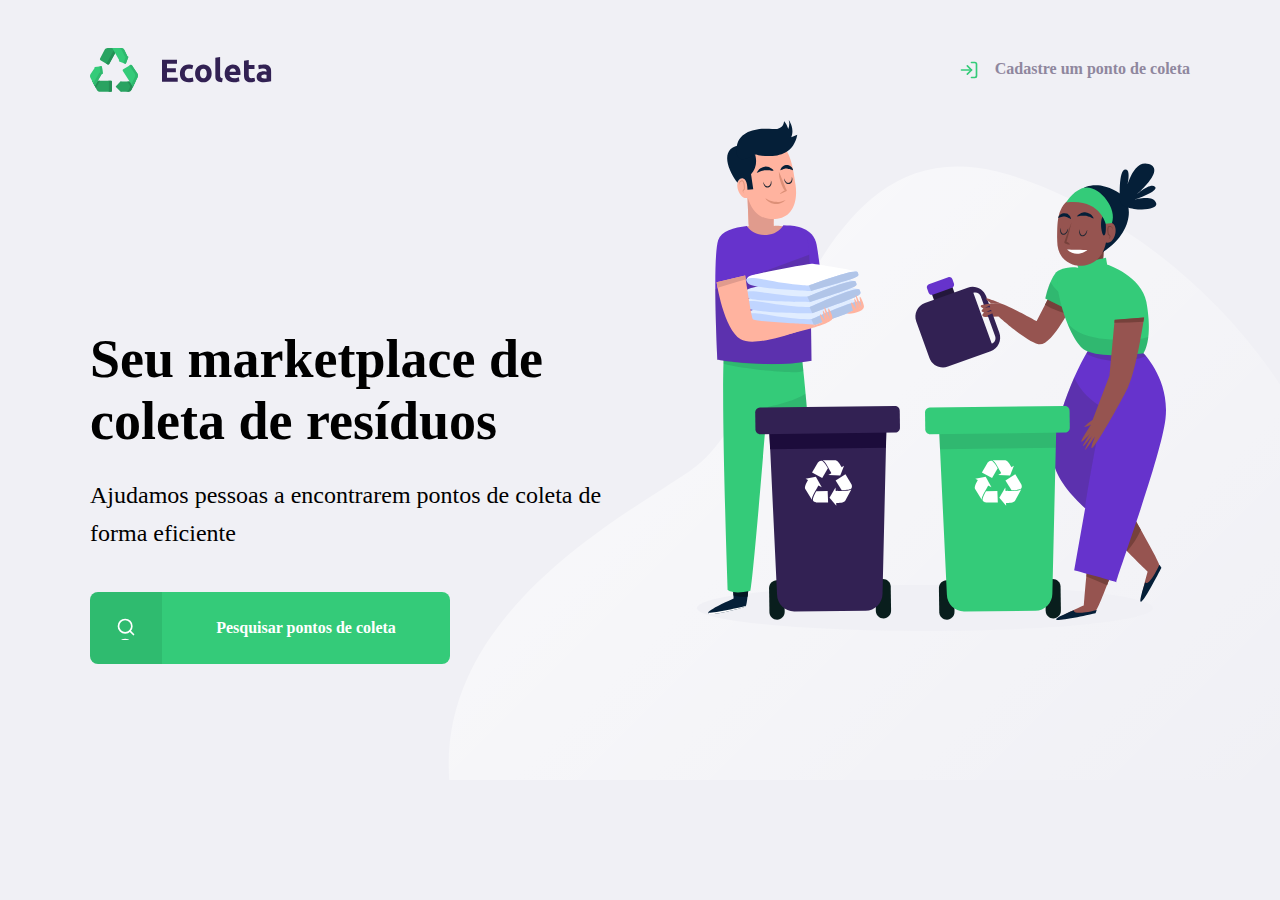
<file: index.html>
<!DOCTYPE html>
<html lang="en">
<head>
    <meta charset="UTF-8">
    <meta name="viewport" content="width=device-width, initial-scale=1.0">
    <title>Document</title>
    <link rel="stylesheet" href="/styles/main.css">
    <link rel="stylesheet" href="styles/home.css">
    <link rel="stylesheet" href="/styles/responsive.css">
</head>
<body>
    <div id="page-home">
        
        <div class="content">
            
            <header>
                <img src="/assets/logo.svg" alt="Logomarca">
                <a href="http://google.com.br">
                    <span></span>
                    Cadastre um ponto de coleta
                </a>
            </header>

            <main>
                <h1>Seu marketplace de coleta de resíduos</h1>

                <p>Ajudamos pessoas a encontrarem pontos de coleta de forma eficiente</p>

                <a href="#"><span></span> <strong>Pesquisar pontos de coleta</strong></a>


            </main>
       
        </div>
    
    </div>
</body>
</html>
</file>
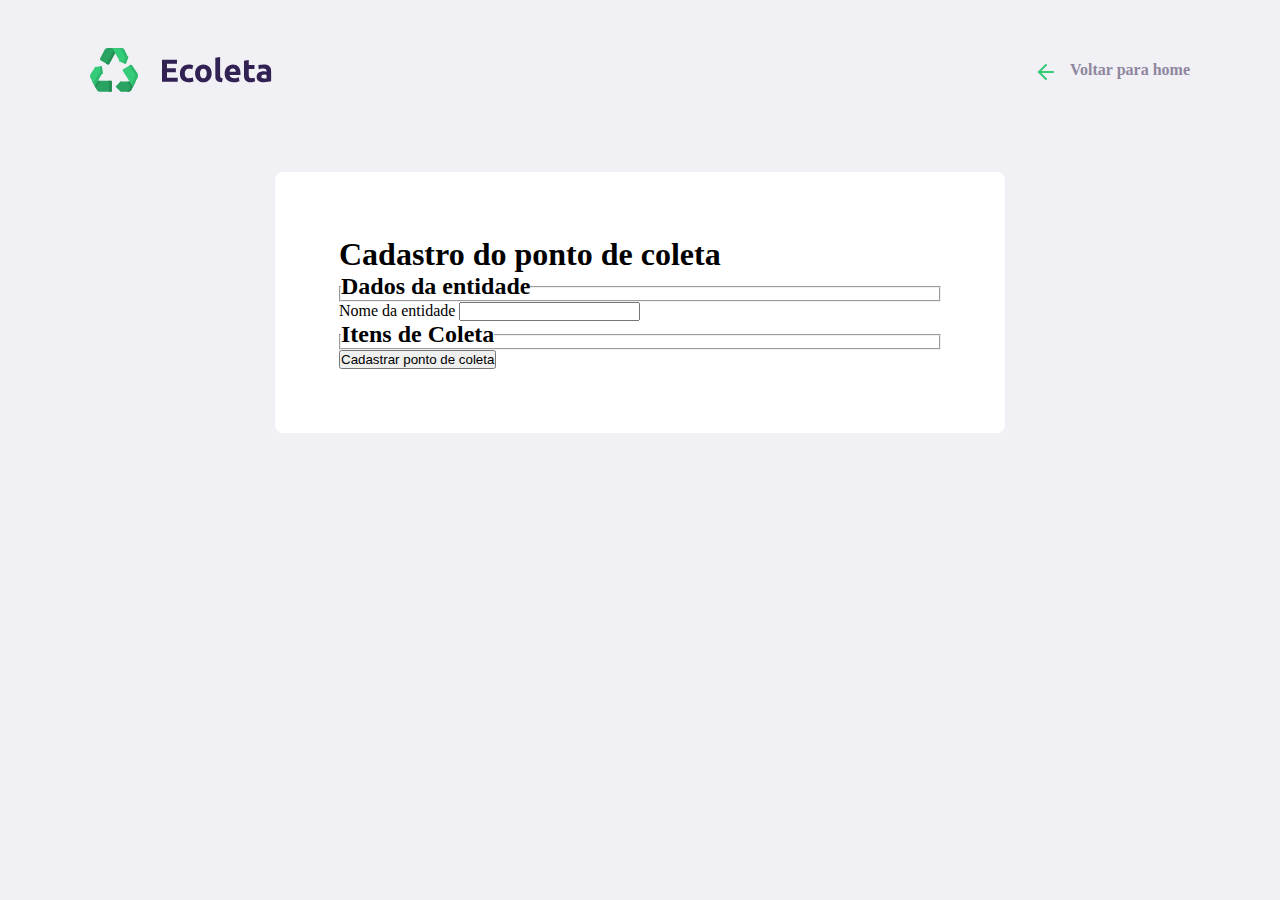
<file: create-point.html>
<!DOCTYPE html>
<html lang="en">
<head>
    <meta charset="UTF-8">
    <meta name="viewport" content="width=device-width, initial-scale=1.0">
    <title>Criar um ponto de coleta</title>
    <link rel="stylesheet" href="/styles/main.css">
    <link rel="stylesheet" href="/styles/create-point.css">

    <link rel="stylesheet" href="/styles/responsive.css">
</head>
<body>
    <div id="page-create-point">
        
        
            
            <header>
                <img src="/assets/logo.svg" alt="Logomarca">
                <a href="http://google.com.br">
                    <span></span>
                    Voltar para home
                </a>
            </header>

            <form action="">
                <h1>Cadastro do ponto de coleta</h1>
                <fieldset>
                    <legend><h2>Dados da entidade</h2></legend>
                </fieldset>
                
                <div class="field">
                    <label for="">Nome da entidade</label>
                    <input type="text" name="name">
                </div>
                
                <fieldset>
                    <legend><h2>Itens de Coleta</h2></legend>
                </fieldset>
                <button type="submit">Cadastrar ponto de coleta

                </button>
            
            </form>


    
    </div>
</body>
</html>
</file>
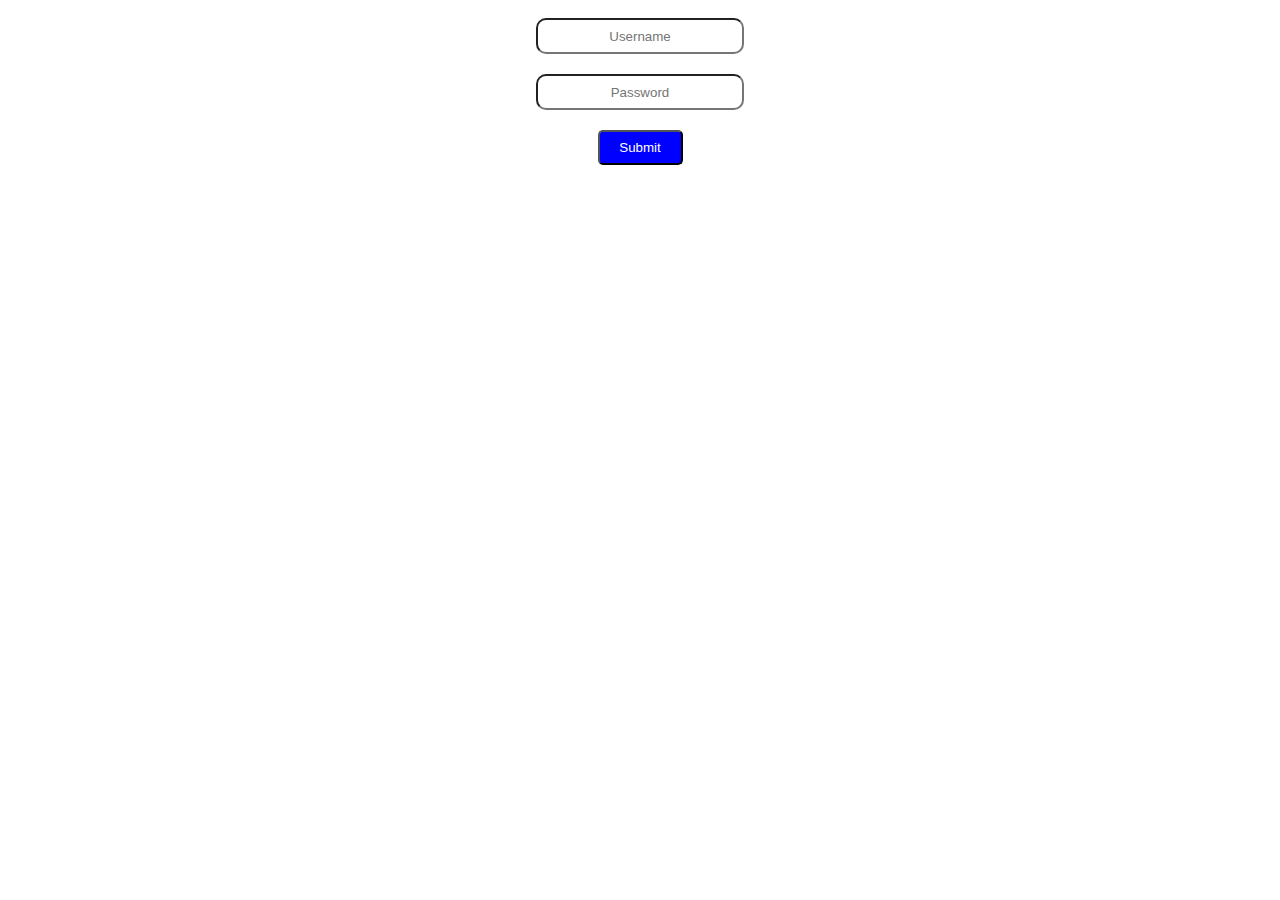
<file: text.html>
<!DOCTYPE html>
<html lang="en">
<head>
    <meta charset="UTF-8">
    <meta name="viewport" content="width=device-width, initial-scale=1.0">
    <title>Document</title>
    <style>
        form {
            display: flex;
            flex-direction: column;
            width: 400px;
            align-items: center;
            margin:auto
        }
        input {
            width: 200px;
            height: 30px;
            border-radius: 10px;
            margin: 10px;
            text-align: center;
        }
        .submit {
            background-color: blue;
            color: white;
            padding: 6px 12px;
            height: 35px;
            width: 85px;
            border-radius: 5px;
            text-align: center;
        
        }
    </style>
</head>
<body>
    <form>
        <input class="text" type="text" name="username" Placeholder="Username">
        <input class="text" type="text" name="password" Placeholder="Password">
        <input class="submit" type="submit">
    </form>
</body>
</html>
</file>
<file: styles/main.css>
/*body --> #page-home --> .content --> header(img,a,span) e main (h1, p, a)*/
:root {
    --title-color: #8f879e;
    --primary-color: #34cb79;
}

* {
    margin: 0;
    padding: 0;
    box-sizing: border-box;

}

body {
    background: #f0f0f5;
}
a {
    text-decoration: none;
}
</file>
<file: styles/home.css>
#page-home {
    height: 100vh;

    background: url('../assets/home-background.svg') no-repeat;
    background-position: 35vw;
}
#page-home .content {
    width: 90%;
    max-width: 1100px;
    height: 100%;
    
    margin: 0 auto;
    
    display: flex;
    flex-direction: column;
}

#page-home header {
    margin-top: 48px;
    
    display: flex;
    align-items: center;
    justify-content: space-between;
}

#page-home header a {
    display: flex;
    
    color: var(--title-color);
    font-weight: 700;
}

#page-home header a span {
    margin-right: 16px;
    display: flex;
    
    background-image: url('../assets/log-in.svg');
    
    width: 20px;
    height: 20px;
}

#page-home main{
    max-width: 560px;

    flex: 1;
    
    display: flex;
    flex-direction: column;
    justify-content: center;
}

#page-home main h1 {
    font-size: 54px;
}

#page-home main p {
    font-size: 24px;
    line-height: 38px;
    margin-top: 24px;
}

#page-home main a {
    width: 100%;
    max-width: 360px;
    height: 72px;
    border-radius: 8px;
    background-color: var(--primary-color);
    display: flex;
    margin-top: 40px;
    align-items: center;
    transition: 400ms;
    
}

#page-home main a:hover {
    background-color: #2fb86e;
}

#page-home main a span {
    width: 72px;
    height: 72px;
    border-top-left-radius: 8px;
    border-bottom-left-radius: 8px;
    display: flex;
    justify-content: center;
    align-items: center;
    
    background-color: rgba(0, 0, 0, 0.08);
}
/*pseudoelento para a lupa*/
#page-home main a span::after {
    content: "";
    background-image: url('../assets/search.svg');
    height: 23px;
    width: 20px;
}
/* alinhamento do texto e preenchimento*/
#page-home main a strong {
    color: white;
    flex: 1;
    text-align: center;
}
</file>
<file: styles/responsive.css>
/*configuração para telas com até 900px de largura*/
@media (max-width: 900px) {
    #page-home {
        background-position-x: 70vw;
    }
    #page-home .content {
        align-items: center;
        text-align: center; 
    }
    #page-home header a {
        position: absolute;
        bottom: 48px;
        left: 50%;
        transform: translate(-50%);
    }
    #page-home main {
        align-items: center;
    }
}

@media (min-width: 1700px) {
    #page-home {
        background-position-x: 40vw;
    }
}
@media (max-height: 760px) {
    #page-home {
        background-position-y: 200px ;
    }
}
</file>
<file: styles/create-point.css>
#page-create-point {
    width: 90%;
    max-width: 1100px;
    margin: 0 auto;
}

#page-create-point header {
    margin-top: 48px;
    
    display: flex;
    justify-content: space-between;
    align-items: center;
    
}

#page-create-point header a {
    color: var(--title-color);
    font-weight: bold;
    display: flex;
    align-items: center;
}
#page-create-point header a span{
    margin-right: 16px;
    background-image: url('../assets/arrow-left.svg');
    width: 20px;
    height: 20px;
    display: flex;
}
form {
    background-color: white;
    
    margin: 80px auto;
    padding: 64px;

    border-radius: 8px;

    max-width: 730px;

}
</file>
